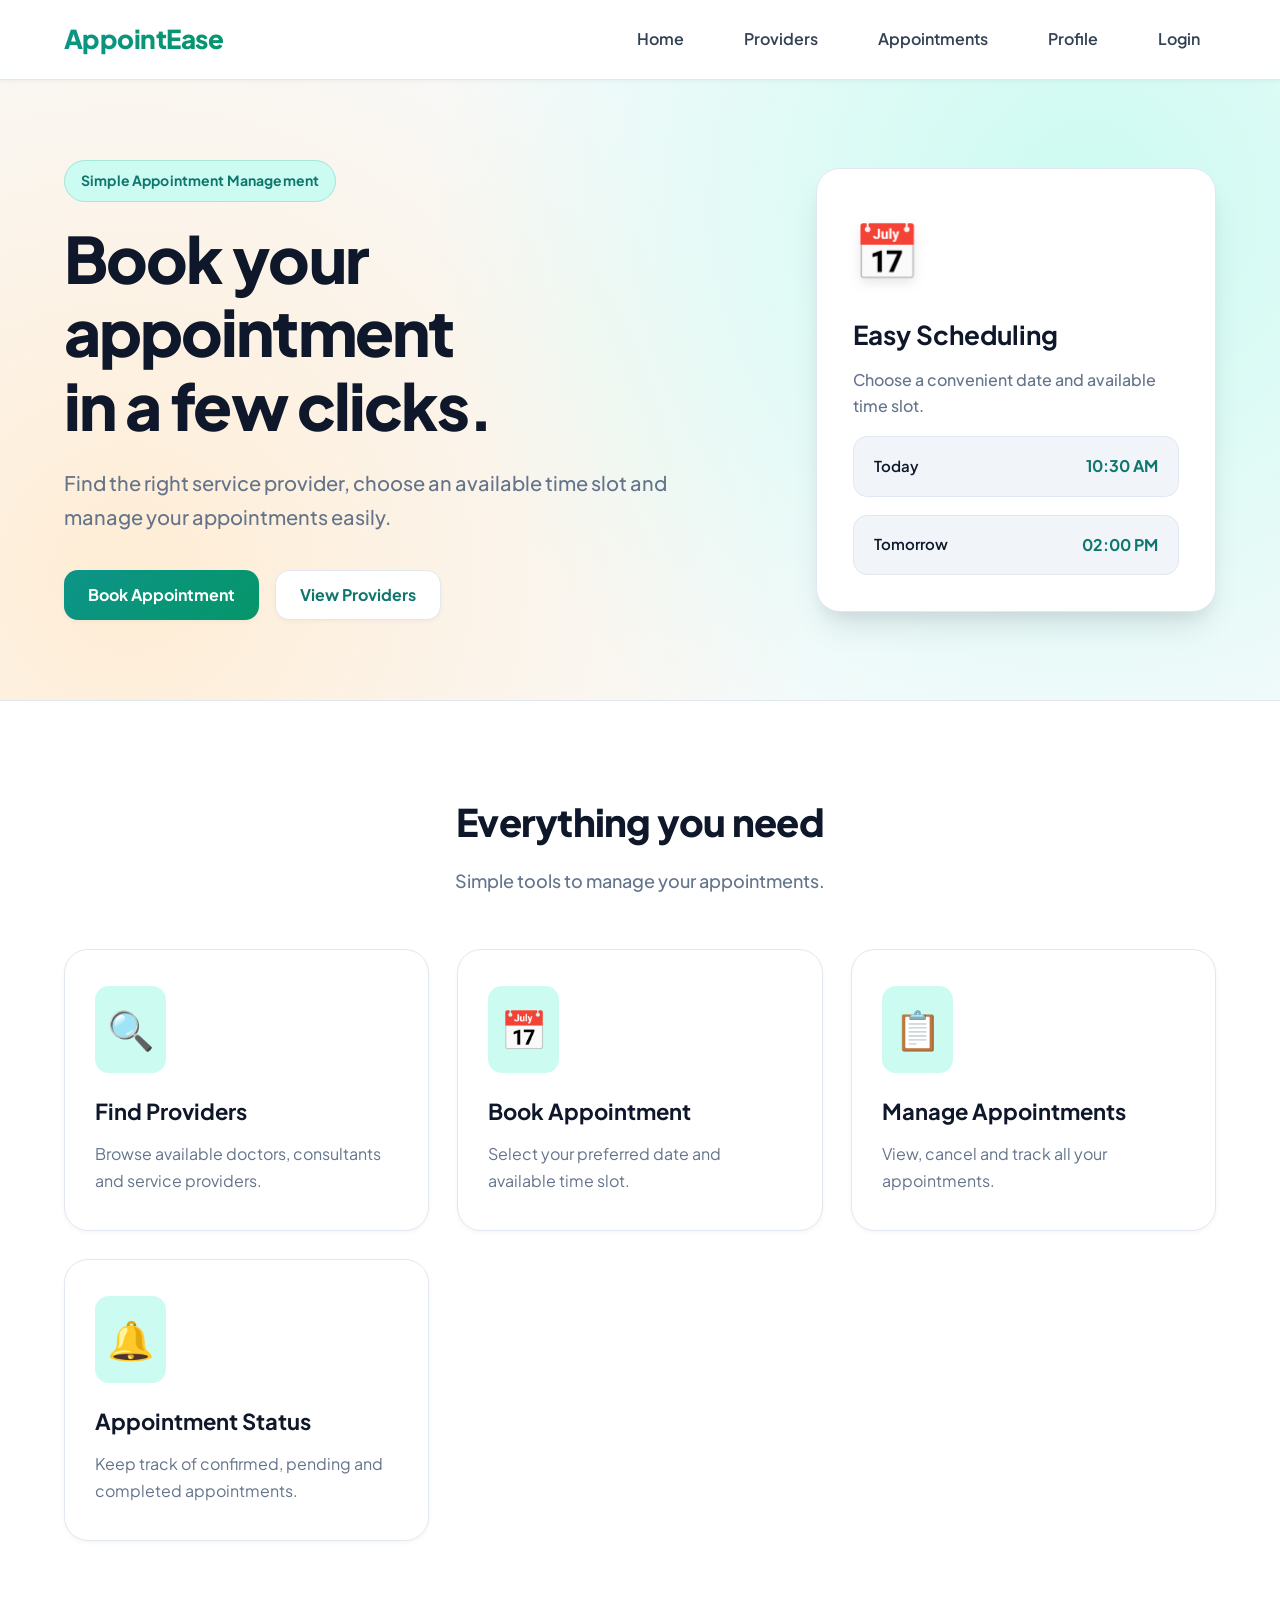
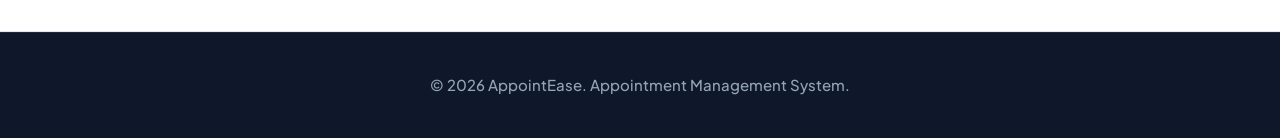
<file: index.html>
<!DOCTYPE html>
<html lang="en">
<head>
    <meta charset="UTF-8">
    <meta name="viewport" content="width=device-width, initial-scale=1.0">
    <title>AppointEase | Appointment Management</title>
    <link rel="preconnect" href="https://fonts.googleapis.com">
    <link rel="preconnect" href="https://fonts.gstatic.com" crossorigin>
    <link href="https://fonts.googleapis.com/css2?family=Plus+Jakarta+Sans:wght@400;500;600;700;800&display=swap" rel="stylesheet">
    <link rel="stylesheet" href="css/style.css">
</head>

<body>

<nav class="navbar">
    <div class="logo">AppointEase</div>

    <div class="nav-links">
        <a href="index.html">Home</a>
        <a href="providers.html">Providers</a>
        <a href="appointments.html">Appointments</a>
        <a href="profile.html">Profile</a>
        <a href="login.html" id="loginLink">Login</a>
    </div>
</nav>

<section class="hero">
    <div class="hero-content">
        <span class="badge">Simple Appointment Management</span>

        <h1>Book your appointment<br>in a few clicks.</h1>

        <p>
            Find the right service provider, choose an available
            time slot and manage your appointments easily.
        </p>

        <div class="hero-buttons">
            <a href="book-appointment.html" class="btn primary">
                Book Appointment
            </a>

            <a href="providers.html" class="btn secondary">
                View Providers
            </a>
        </div>
    </div>

    <div class="hero-card">
        <div class="calendar-icon">📅</div>
        <h3>Easy Scheduling</h3>
        <p>Choose a convenient date and available time slot.</p>

        <div class="mini-appointment">
            <span>Today</span>
            <strong>10:30 AM</strong>
        </div>

        <div class="mini-appointment">
            <span>Tomorrow</span>
            <strong>02:00 PM</strong>
        </div>
    </div>
</section>

<section class="features">
    <h2>Everything you need</h2>
    <p class="section-subtitle">
        Simple tools to manage your appointments.
    </p>

    <div class="feature-grid">

        <div class="feature-card">
            <div class="feature-icon">🔍</div>
            <h3>Find Providers</h3>
            <p>Browse available doctors, consultants and service providers.</p>
        </div>

        <div class="feature-card">
            <div class="feature-icon">📅</div>
            <h3>Book Appointment</h3>
            <p>Select your preferred date and available time slot.</p>
        </div>

        <div class="feature-card">
            <div class="feature-icon">📋</div>
            <h3>Manage Appointments</h3>
            <p>View, cancel and track all your appointments.</p>
        </div>

        <div class="feature-card">
            <div class="feature-icon">🔔</div>
            <h3>Appointment Status</h3>
            <p>Keep track of confirmed, pending and completed appointments.</p>
        </div>

    </div>
</section>

<footer>
    <p>© 2026 AppointEase. Appointment Management System.</p>
</footer>

<script src="js/app.js"></script>

</body>
</html>
</file>
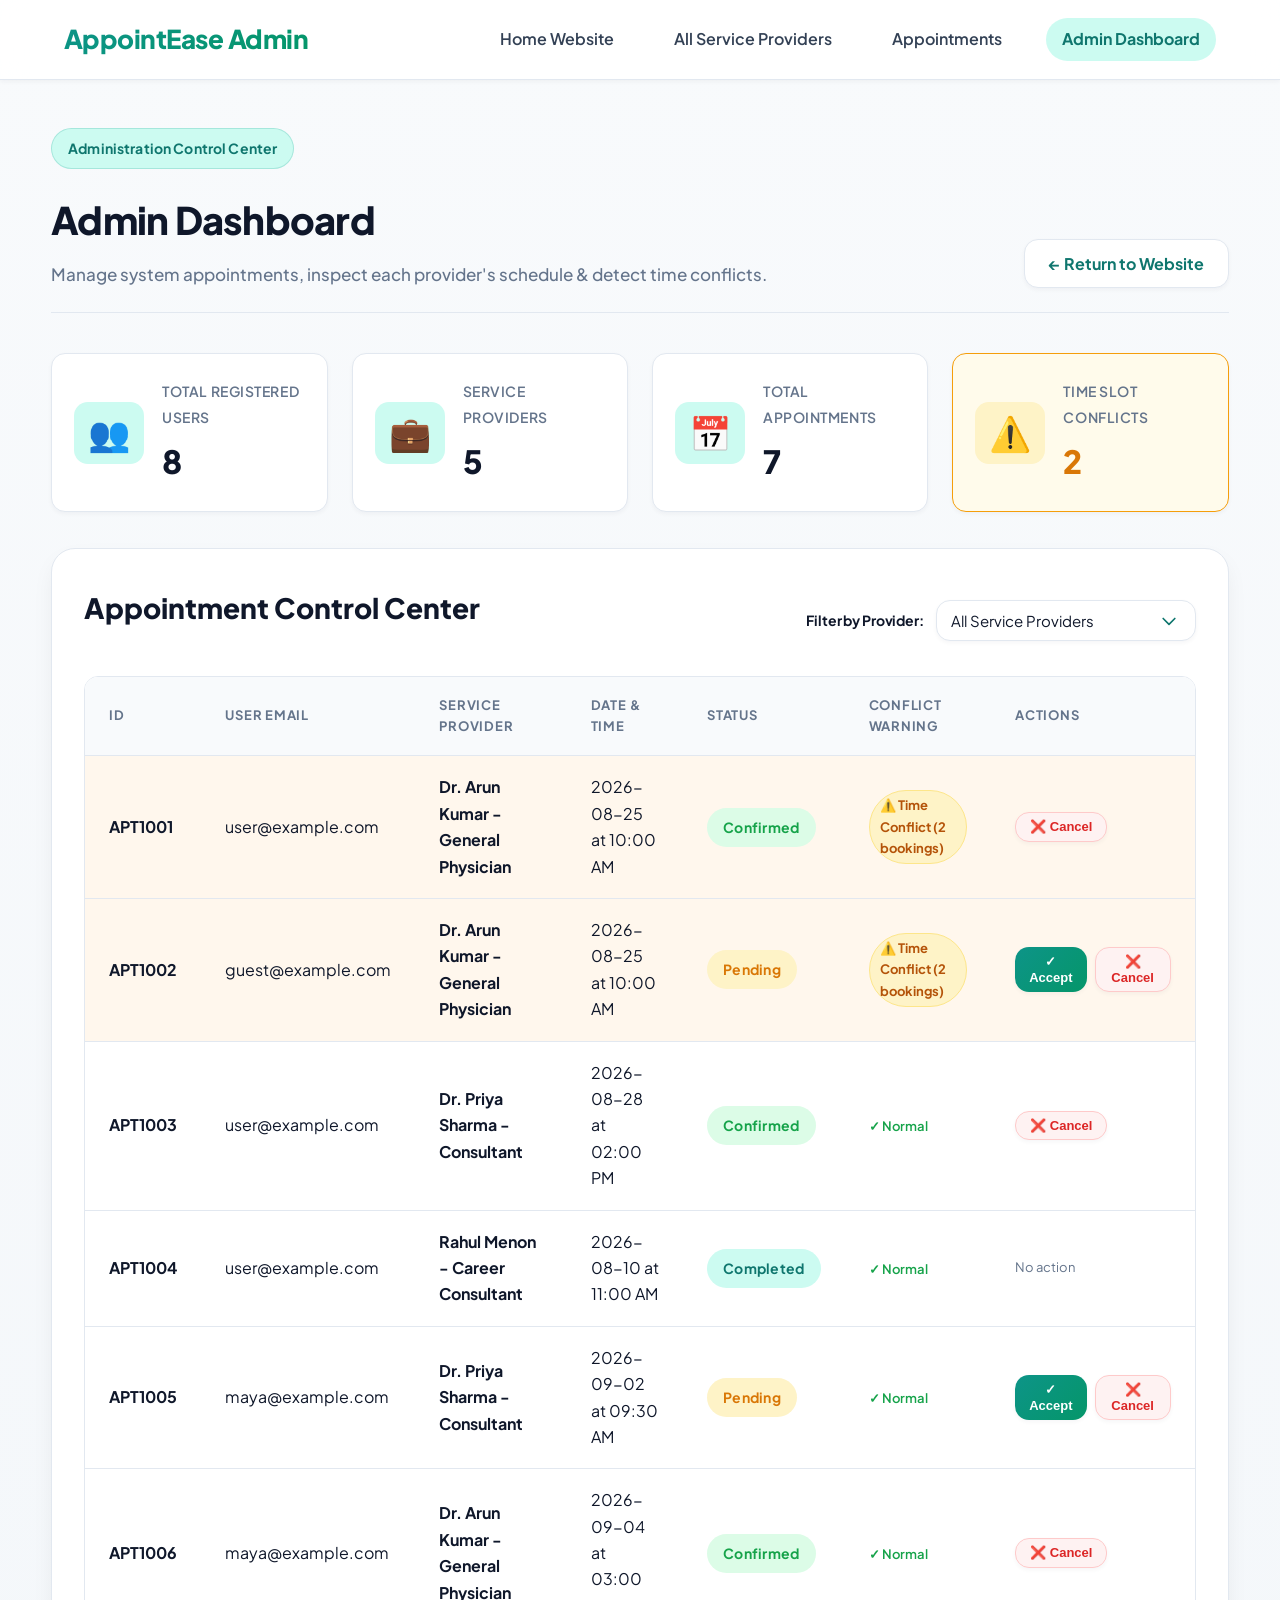
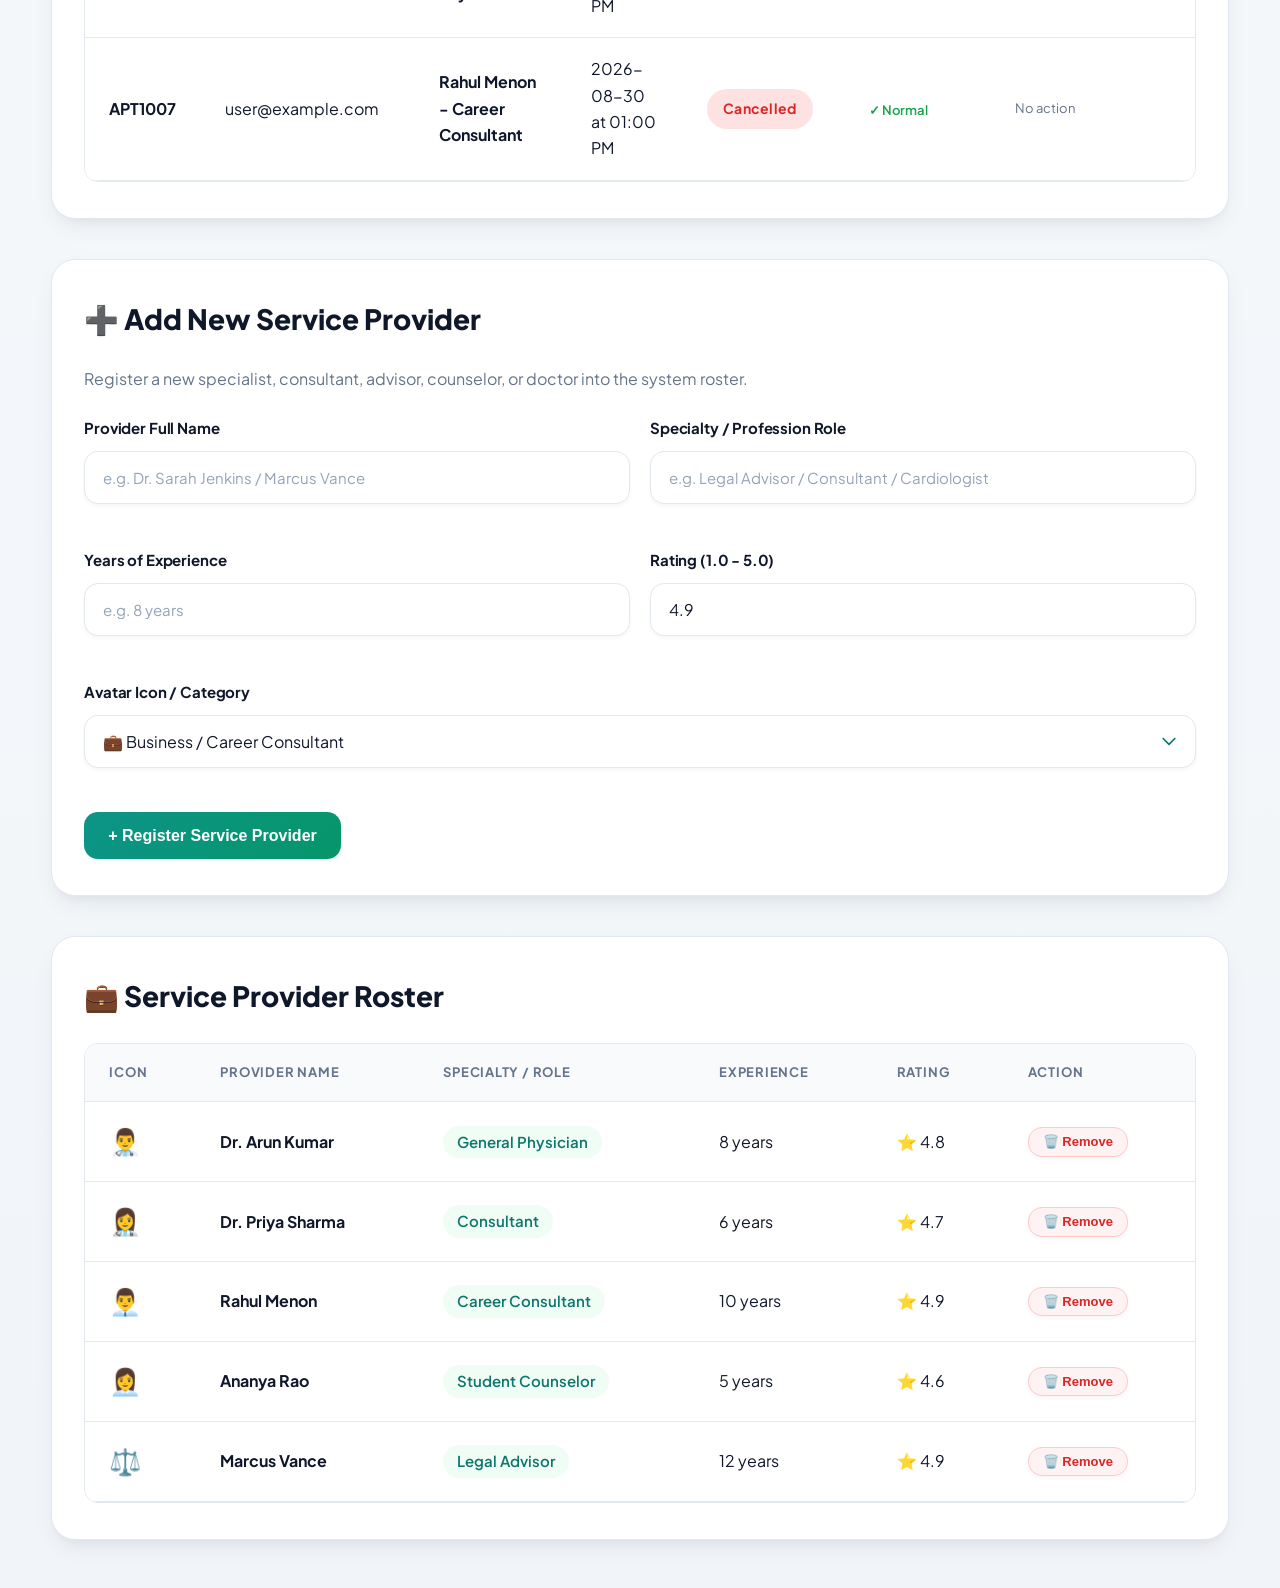
<file: admin.html>
<!DOCTYPE html>
<html lang="en">
<head>
    <meta charset="UTF-8">
    <meta name="viewport" content="width=device-width, initial-scale=1.0">
    <title>Admin Dashboard | AppointEase</title>
    <link rel="preconnect" href="https://fonts.googleapis.com">
    <link rel="preconnect" href="https://fonts.gstatic.com" crossorigin>
    <link href="https://fonts.googleapis.com/css2?family=Plus+Jakarta+Sans:wght@400;500;600;700;800&display=swap" rel="stylesheet">
    <link rel="stylesheet" href="css/style.css">
</head>

<body>

<nav class="navbar">
    <div class="logo">AppointEase Admin</div>

    <div class="nav-links">
        <a href="index.html">Home Website</a>
        <a href="providers.html">All Service Providers</a>
        <a href="appointments.html">Appointments</a>
        <a href="admin.html" class="active">Admin Dashboard</a>
    </div>
</nav>

<main class="page-container">

    <div class="page-header">
        <div>
            <span class="badge">Administration Control Center</span>
            <h1>Admin Dashboard</h1>
            <p>Manage system appointments, inspect each provider's schedule & detect time conflicts.</p>
        </div>

        <a href="index.html" class="btn secondary">
            ← Return to Website
        </a>
    </div>

    <!-- STATS OVERVIEW -->
    <div class="stats-grid">

        <div class="stat-card">
            <span>👥</span>
            <div>
                <small>Total Registered Users</small>
                <h2 id="userCount">0</h2>
            </div>
        </div>

        <div class="stat-card">
            <span>💼</span>
            <div>
                <small>Service Providers</small>
                <h2 id="providerCount">0</h2>
            </div>
        </div>

        <div class="stat-card">
            <span>📅</span>
            <div>
                <small>Total Appointments</small>
                <h2 id="appointmentCount">0</h2>
            </div>
        </div>

        <div class="stat-card" id="adminConflictStatCard">
            <span style="background: #fef3c7; color: #d97706;">⚠️</span>
            <div>
                <small>Time Slot Conflicts</small>
                <h2 id="adminConflictCount" style="color: #d97706;">0</h2>
            </div>
        </div>

    </div>

    <!-- APPOINTMENTS MANAGEMENT WITH PROVIDER FILTER & CONFLICT HIGHLIGHT -->
    <div class="admin-section" style="margin-bottom: 40px;">

        <div style="display: flex; justify-content: space-between; align-items: center; margin-bottom: 20px; flex-wrap: wrap; gap: 12px;">
            <h2>Appointment Control Center</h2>

            <div style="display: flex; gap: 12px; align-items: center;">
                <label style="margin: 0; font-size: 14px; font-weight: 700;">Filter by Provider:</label>
                <select id="adminProviderFilter" style="margin: 0; padding: 10px 14px; width: 260px; font-size: 15px;">
                    <option value="ALL">All Service Providers</option>
                </select>
            </div>
        </div>

        <div class="table-wrapper">

            <table>

                <thead>
                    <tr>
                        <th>ID</th>
                        <th>User Email</th>
                        <th>Service Provider</th>
                        <th>Date & Time</th>
                        <th>Status</th>
                        <th>Conflict Warning</th>
                        <th>Actions</th>
                    </tr>
                </thead>

                <tbody id="adminAppointments"></tbody>

            </table>

        </div>

    </div>

    <!-- ADD SERVICE PROVIDER FORM -->
    <div class="admin-section" style="margin-bottom: 40px;">
        <h2>➕ Add New Service Provider</h2>
        <p style="color: var(--muted); margin-bottom: 24px;">Register a new specialist, consultant, advisor, counselor, or doctor into the system roster.</p>

        <form id="addProviderForm" style="display: grid; grid-template-columns: 1fr 1fr; gap: 20px;">

            <div>
                <label>Provider Full Name</label>
                <input type="text" id="pName" placeholder="e.g. Dr. Sarah Jenkins / Marcus Vance" required>
            </div>

            <div>
                <label>Specialty / Profession Role</label>
                <input type="text" id="pSpecialty" placeholder="e.g. Legal Advisor / Consultant / Cardiologist" required>
            </div>

            <div>
                <label>Years of Experience</label>
                <input type="text" id="pExperience" placeholder="e.g. 8 years" required>
            </div>

            <div>
                <label>Rating (1.0 - 5.0)</label>
                <input type="text" id="pRating" placeholder="e.g. 4.9" value="4.9" required>
            </div>

            <div style="grid-column: span 2;">
                <label>Avatar Icon / Category</label>
                <select id="pIcon" required>
                    <option value="💼">💼 Business / Career Consultant</option>
                    <option value="⚖️">⚖️ Legal Advisor</option>
                    <option value="🎓">🎓 Student / Education Counselor</option>
                    <option value="💻">💻 Technical Specialist / IT</option>
                    <option value="💈">💈 Stylist / Grooming Specialist</option>
                    <option value="🎨">🎨 Creative / Design Advisor</option>
                    <option value="👨‍⚕️">👨‍⚕️ Male Medical Specialist</option>
                    <option value="👩‍⚕️">👩‍⚕️ Female Medical Specialist</option>
                </select>
            </div>

            <div style="grid-column: span 2;">
                <button type="submit" class="btn primary">
                    + Register Service Provider
                </button>
            </div>

        </form>
    </div>

    <!-- SERVICE PROVIDER ROSTER MANAGEMENT -->
    <div class="admin-section">
        <h2>💼 Service Provider Roster</h2>

        <div class="table-wrapper">

            <table>

                <thead>
                    <tr>
                        <th>Icon</th>
                        <th>Provider Name</th>
                        <th>Specialty / Role</th>
                        <th>Experience</th>
                        <th>Rating</th>
                        <th>Action</th>
                    </tr>
                </thead>

                <tbody id="adminProviderList"></tbody>

            </table>

        </div>
    </div>

</main>

<script src="js/app.js"></script>
<script src="js/admin.js"></script>

</body>
</html>
</file>
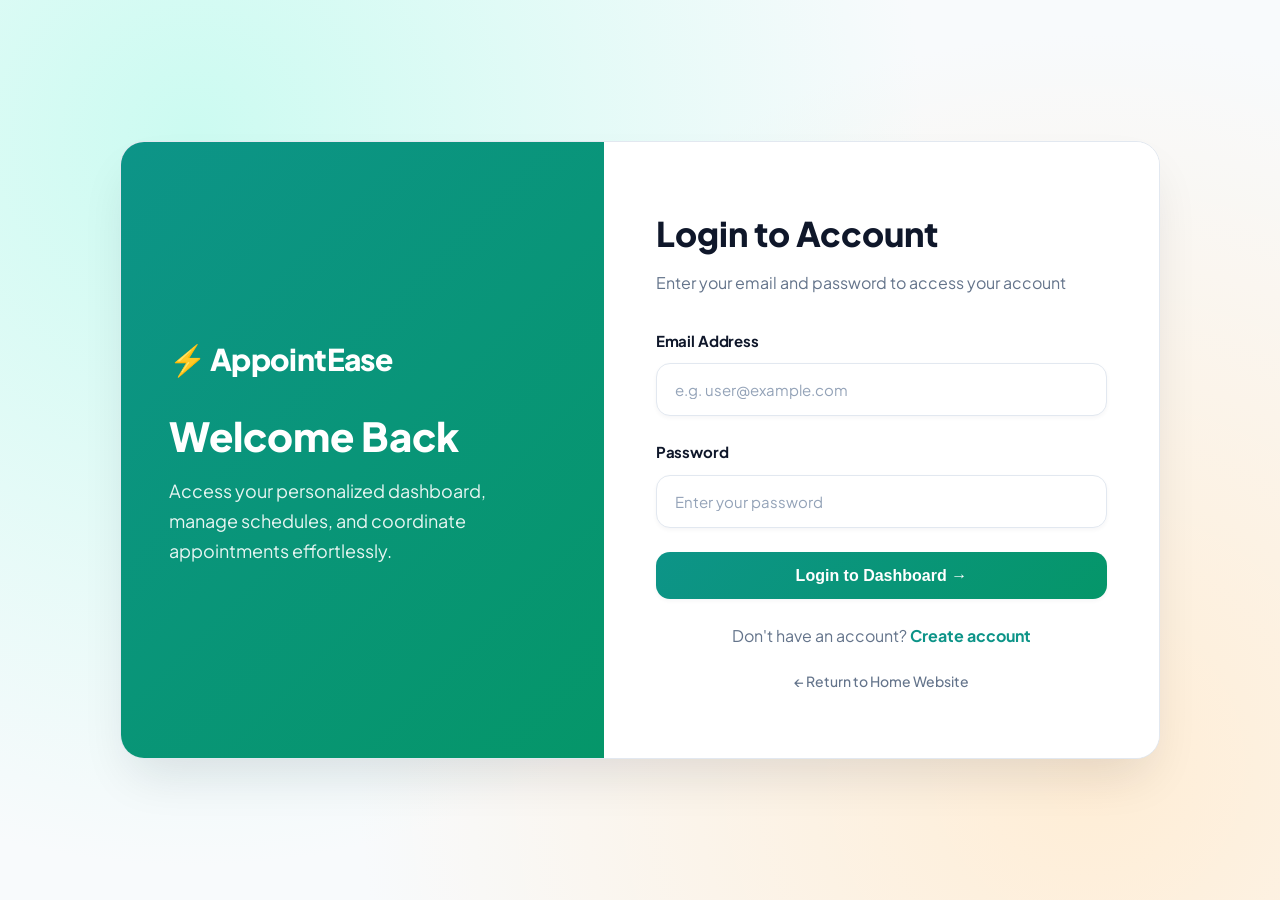
<file: appointments.html>
<!DOCTYPE html>
<html lang="en">
<head>
    <meta charset="UTF-8">
    <meta name="viewport" content="width=device-width, initial-scale=1.0">
    <title>Appointments | AppointEase</title>
    <link rel="preconnect" href="https://fonts.googleapis.com">
    <link rel="preconnect" href="https://fonts.gstatic.com" crossorigin>
    <link href="https://fonts.googleapis.com/css2?family=Plus+Jakarta+Sans:wght@400;500;600;700;800&display=swap" rel="stylesheet">
    <link rel="stylesheet" href="css/style.css">
</head>

<body>

<nav class="navbar">
    <div class="logo">AppointEase</div>

    <div class="nav-links">
        <a href="index.html">Home</a>
        <a href="providers.html">Providers</a>
        <a href="appointments.html" class="active">Appointments</a>
        <a href="profile.html">Profile</a>
    </div>
</nav>

<main class="page-container">

    <div class="page-header">
        <div>
            <span class="badge">Dashboard</span>
            <h1>My Appointments</h1>
            <p>Manage your upcoming and previous appointments.</p>
        </div>

        <a href="book-appointment.html" class="btn primary">
            + Book Appointment
        </a>
    </div>

    <div class="stats-grid">

        <div class="stat-card">
            <span>📅</span>
            <div>
                <small>Total</small>
                <h2 id="totalAppointments">0</h2>
            </div>
        </div>

        <div class="stat-card">
            <span>⏳</span>
            <div>
                <small>Upcoming</small>
                <h2 id="upcomingAppointments">0</h2>
            </div>
        </div>

        <div class="stat-card">
            <span>✓</span>
            <div>
                <small>Completed</small>
                <h2 id="completedAppointments">0</h2>
            </div>
        </div>

    </div>

    <div class="appointment-list" id="appointmentList"></div>

</main>

<script src="js/app.js"></script>
<script src="js/appointments.js"></script>

</body>
</html>
</file>
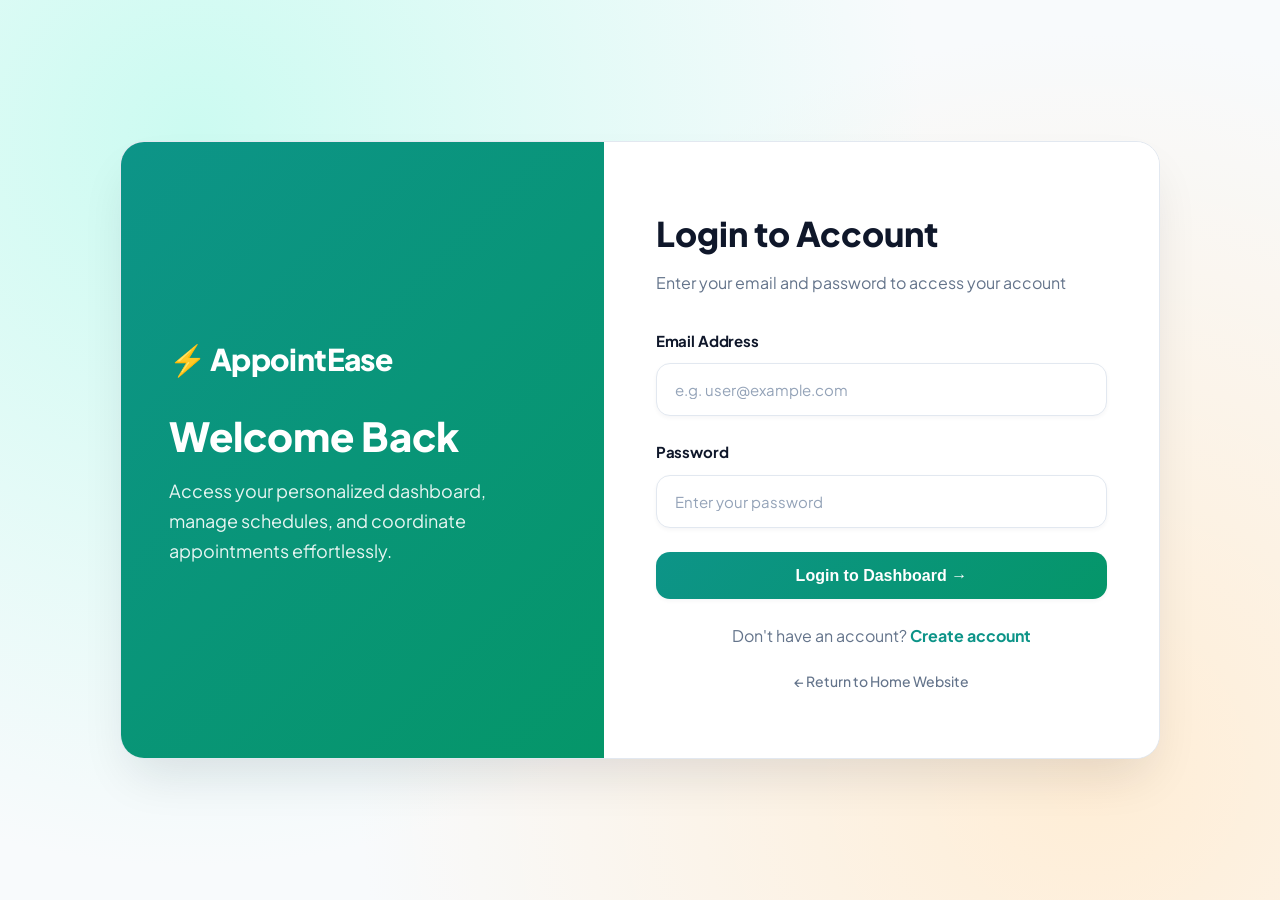
<file: book-appointment.html>
<!DOCTYPE html>
<html lang="en">
<head>
    <meta charset="UTF-8">
    <meta name="viewport" content="width=device-width, initial-scale=1.0">
    <title>Book Appointment | AppointEase</title>
    <link rel="preconnect" href="https://fonts.googleapis.com">
    <link rel="preconnect" href="https://fonts.gstatic.com" crossorigin>
    <link href="https://fonts.googleapis.com/css2?family=Plus+Jakarta+Sans:wght@400;500;600;700;800&display=swap" rel="stylesheet">
    <link rel="stylesheet" href="css/style.css">
</head>

<body>

<nav class="navbar">
    <div class="logo">AppointEase</div>

    <div class="nav-links">
        <a href="index.html">Home</a>
        <a href="providers.html">Providers</a>
        <a href="appointments.html">Appointments</a>
        <a href="profile.html">Profile</a>
    </div>
</nav>

<main class="form-page">

    <div class="form-header">
        <span class="badge">New Appointment</span>
        <h1>Book an Appointment</h1>
        <p>Fill in the details below.</p>
    </div>

    <div class="booking-card">

        <form id="bookingForm" style="display: grid; grid-template-columns: 1fr 1fr; gap: 20px;">

            <div>
                <label>Service Provider</label>
                <select id="provider" required>
                    <option value="">Select Service Provider</option>
                </select>
            </div>

            <div>
                <label>Appointment Date</label>
                <input
                    type="date"
                    id="date"
                    required
                >
            </div>

            <div style="grid-column: span 2;">
                <label>Available Time Slot</label>
                <select id="time" required>
                    <option value="">Select Available Time</option>
                    <option>09:00 AM</option>
                    <option>10:00 AM</option>
                    <option>11:00 AM</option>
                    <option>12:00 PM</option>
                    <option>02:00 PM</option>
                    <option>03:00 PM</option>
                    <option>04:00 PM</option>
                    <option>05:00 PM</option>
                </select>
            </div>

            <div style="grid-column: span 2;">
                <label>Purpose of Appointment</label>
                <textarea
                    id="purpose"
                    rows="4"
                    placeholder="Enter the purpose of appointment"
                    required
                ></textarea>
            </div>

            <div style="grid-column: span 2;">
                <div id="slotConflictWarning" style="display:none; margin-bottom: 20px; padding: 14px 18px; background: #fffbeb; border: 1.5px solid #fde68a; border-radius: 12px; font-size: 14px; color: #b45309; line-height: 1.5;"></div>

                <button class="btn primary full" type="submit">
                    Confirm Appointment →
                </button>
            </div>

        </form>

    </div>

</main>

<div class="modal" id="successModal">

    <div class="modal-card">

        <div class="success-icon">✓</div>

        <h2>Appointment Confirmed!</h2>

        <p id="appointmentDetails"></p>

        <a href="appointments.html" class="btn primary full">
            View Appointments
        </a>

    </div>

</div>

<script src="js/app.js"></script>
<script src="js/booking.js"></script>

</body>
</html>
</file>
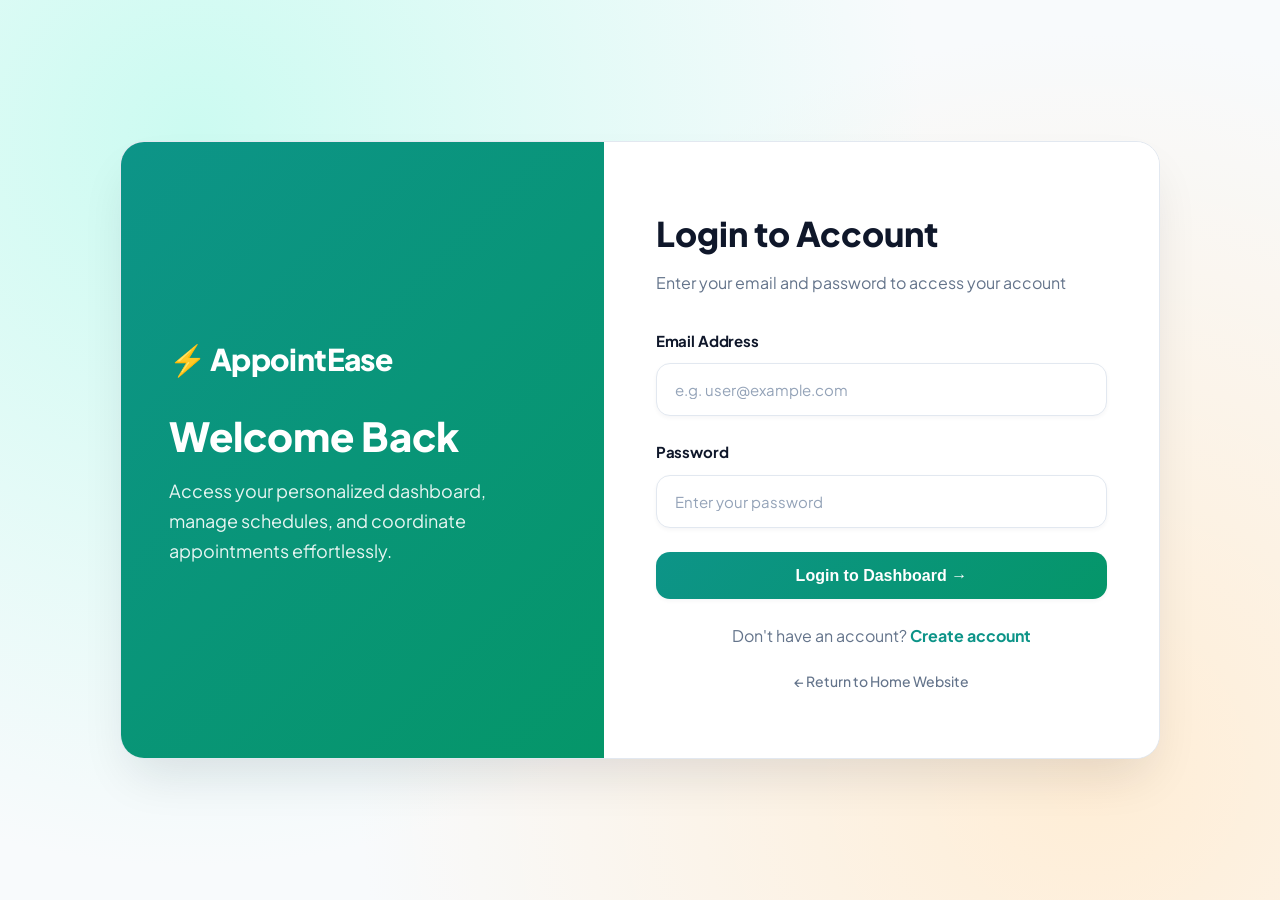
<file: login.html>
<!DOCTYPE html>
<html lang="en">
<head>
    <meta charset="UTF-8">
    <meta name="viewport" content="width=device-width, initial-scale=1.0">
    <title>Login | AppointEase</title>
    <link rel="preconnect" href="https://fonts.googleapis.com">
    <link rel="preconnect" href="https://fonts.gstatic.com" crossorigin>
    <link href="https://fonts.googleapis.com/css2?family=Plus+Jakarta+Sans:wght@400;500;600;700;800&display=swap" rel="stylesheet">
    <link rel="stylesheet" href="css/style.css">
</head>

<body class="auth-body">

<div class="auth-container">

    <div class="auth-brand">
        <a href="index.html" class="logo" style="text-decoration: none; color: white;">
            ⚡ AppointEase
        </a>
        <h1>Welcome Back</h1>
        <p>Access your personalized dashboard, manage schedules, and coordinate appointments effortlessly.</p>
    </div>

    <div class="auth-card">

        <h2>Login to Account</h2>
        <p class="muted">Enter your email and password to access your account</p>

        <form id="loginForm">

            <label for="email">Email Address</label>
            <input
                type="email"
                id="email"
                placeholder="e.g. user@example.com"
                required
            >

            <label for="password">Password</label>
            <input
                type="password"
                id="password"
                placeholder="Enter your password"
                required
            >

            <button type="submit" class="btn primary full">
                Login to Dashboard →
            </button>

        </form>

        <p class="auth-footer">
            Don't have an account?
            <a href="register.html">Create account</a>
        </p>

        <div style="text-align: center; margin-top: 18px;">
            <a href="index.html" style="color: var(--muted); font-size: 14px; text-decoration: none; font-weight: 500;">← Return to Home Website</a>
        </div>

    </div>

</div>

<script src="js/app.js"></script>
<script src="js/login.js"></script>

</body>
</html>
</file>
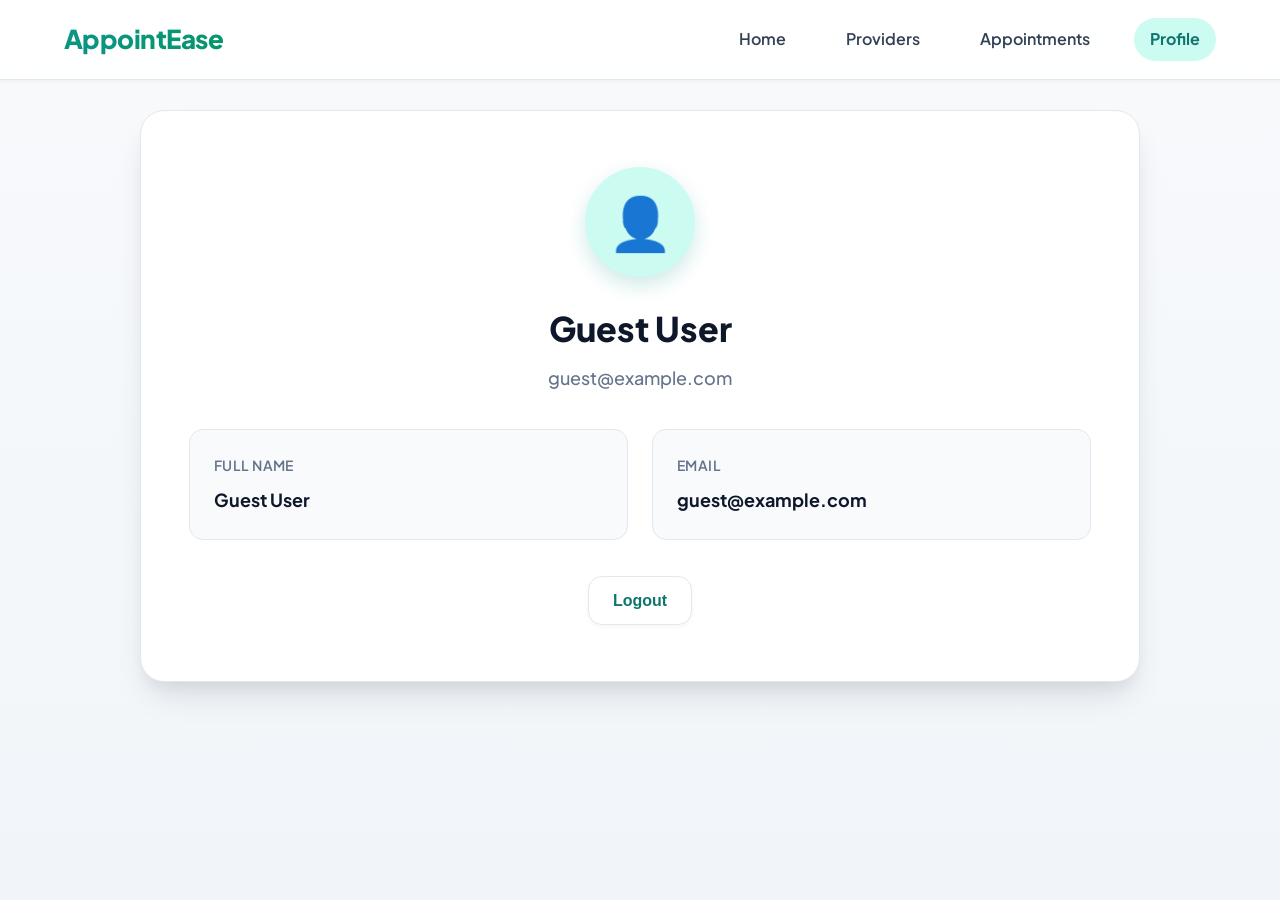
<file: profile.html>
<!DOCTYPE html>
<html lang="en">
<head>
    <meta charset="UTF-8">
    <meta name="viewport" content="width=device-width, initial-scale=1.0">
    <title>Profile | AppointEase</title>
    <link rel="preconnect" href="https://fonts.googleapis.com">
    <link rel="preconnect" href="https://fonts.gstatic.com" crossorigin>
    <link href="https://fonts.googleapis.com/css2?family=Plus+Jakarta+Sans:wght@400;500;600;700;800&display=swap" rel="stylesheet">
    <link rel="stylesheet" href="css/style.css">
</head>

<body>

<nav class="navbar">
    <div class="logo">AppointEase</div>

    <div class="nav-links">
        <a href="index.html">Home</a>
        <a href="providers.html">Providers</a>
        <a href="appointments.html">Appointments</a>
        <a href="profile.html" class="active">Profile</a>
    </div>
</nav>

<main class="profile-page">

    <div class="profile-card">

        <div class="profile-avatar">
            👤
        </div>

        <h1 id="profileName">Guest User</h1>
        <p id="profileEmail">guest@example.com</p>

        <div class="profile-details">

            <div>
                <span>Full Name</span>
                <strong id="nameField">Guest User</strong>
            </div>

            <div>
                <span>Email</span>
                <strong id="emailField">guest@example.com</strong>
            </div>

        </div>

        <button class="btn secondary" onclick="logout()">
            Logout
        </button>

    </div>

</main>

<script src="js/app.js"></script>

</body>
</html>
</file>
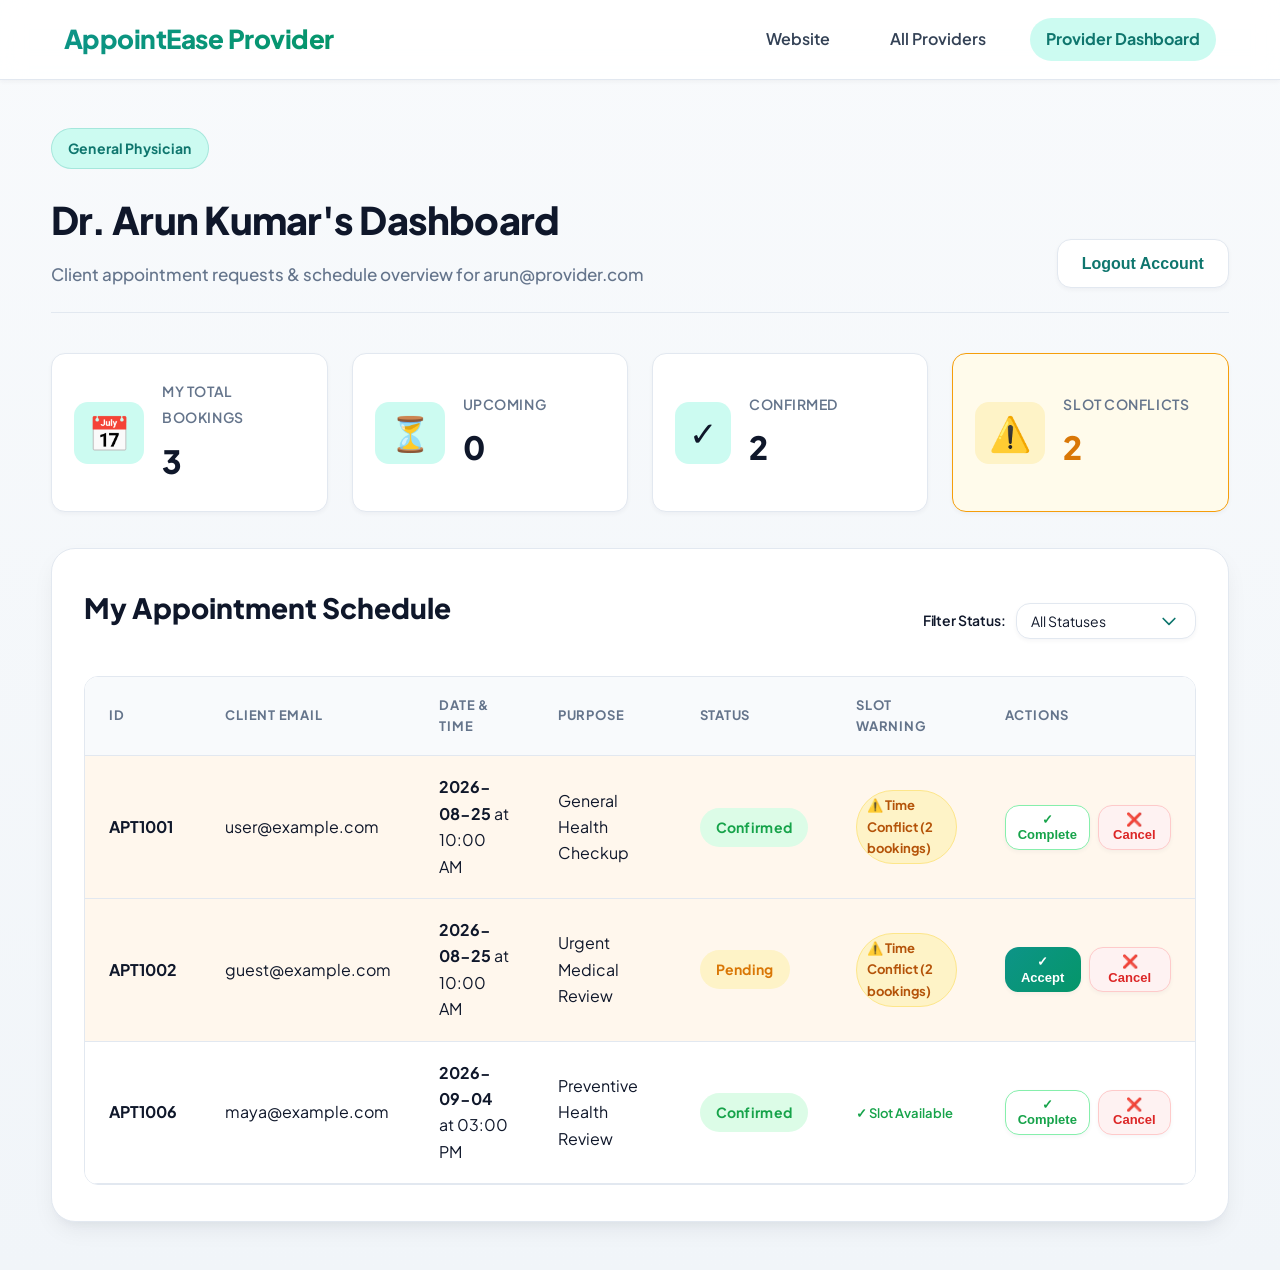
<file: provider-dashboard.html>
<!DOCTYPE html>
<html lang="en">
<head>
    <meta charset="UTF-8">
    <meta name="viewport" content="width=device-width, initial-scale=1.0">
    <title>Provider Dashboard | AppointEase</title>
    <link rel="preconnect" href="https://fonts.googleapis.com">
    <link rel="preconnect" href="https://fonts.gstatic.com" crossorigin>
    <link href="https://fonts.googleapis.com/css2?family=Plus+Jakarta+Sans:wght@400;500;600;700;800&display=swap" rel="stylesheet">
    <link rel="stylesheet" href="css/style.css">
</head>

<body>

<nav class="navbar">
    <div class="logo">AppointEase Provider</div>

    <div class="nav-links">
        <a href="index.html">Website</a>
        <a href="providers.html">All Providers</a>
        <a href="provider-dashboard.html" class="active">Provider Dashboard</a>
    </div>
</nav>

<main class="page-container">

    <div class="page-header">
        <div>
            <span class="badge" id="providerSpecialtyBadge">Service Provider Workspace</span>
            <h1 id="providerHeaderTitle">Provider Dashboard</h1>
            <p id="providerHeaderSub">Manage your client schedule, accept bookings, and track time conflicts.</p>
        </div>

        <button class="btn secondary" onclick="logout()">
            Logout Account
        </button>
    </div>

    <!-- STATS OVERVIEW -->
    <div class="stats-grid">

        <div class="stat-card">
            <span>📅</span>
            <div>
                <small>My Total Bookings</small>
                <h2 id="providerTotalCount">0</h2>
            </div>
        </div>

        <div class="stat-card">
            <span>⏳</span>
            <div>
                <small>Upcoming</small>
                <h2 id="providerUpcomingCount">0</h2>
            </div>
        </div>

        <div class="stat-card">
            <span>✓</span>
            <div>
                <small>Confirmed</small>
                <h2 id="providerConfirmedCount">0</h2>
            </div>
        </div>

        <div class="stat-card" id="conflictStatCard">
            <span style="background: #fef3c7; color: #d97706;">⚠️</span>
            <div>
                <small>Slot Conflicts</small>
                <h2 id="providerConflictCount" style="color: #d97706;">0</h2>
            </div>
        </div>

    </div>

    <!-- PROVIDER APPOINTMENT SCHEDULE TABLE -->
    <div class="admin-section">

        <div style="display: flex; justify-content: space-between; align-items: center; margin-bottom: 20px; flex-wrap: wrap; gap: 12px;">
            <h2>My Appointment Schedule</h2>

            <div style="display: flex; gap: 10px; align-items: center;">
                <label style="margin: 0; font-size: 14px; font-weight: 600;">Filter Status:</label>
                <select id="statusFilterSelect" style="margin: 0; padding: 8px 14px; width: 180px; font-size: 14px;">
                    <option value="ALL">All Statuses</option>
                    <option value="Pending">Pending Approval</option>
                    <option value="Confirmed">Confirmed</option>
                    <option value="Completed">Completed</option>
                    <option value="Cancelled">Cancelled</option>
                </select>
            </div>
        </div>

        <div class="table-wrapper">

            <table>

                <thead>
                    <tr>
                        <th>ID</th>
                        <th>Client Email</th>
                        <th>Date & Time</th>
                        <th>Purpose</th>
                        <th>Status</th>
                        <th>Slot Warning</th>
                        <th>Actions</th>
                    </tr>
                </thead>

                <tbody id="providerScheduleList"></tbody>

            </table>

        </div>

    </div>

</main>

<script src="js/app.js"></script>
<script src="js/provider.js"></script>

</body>
</html>
</file>
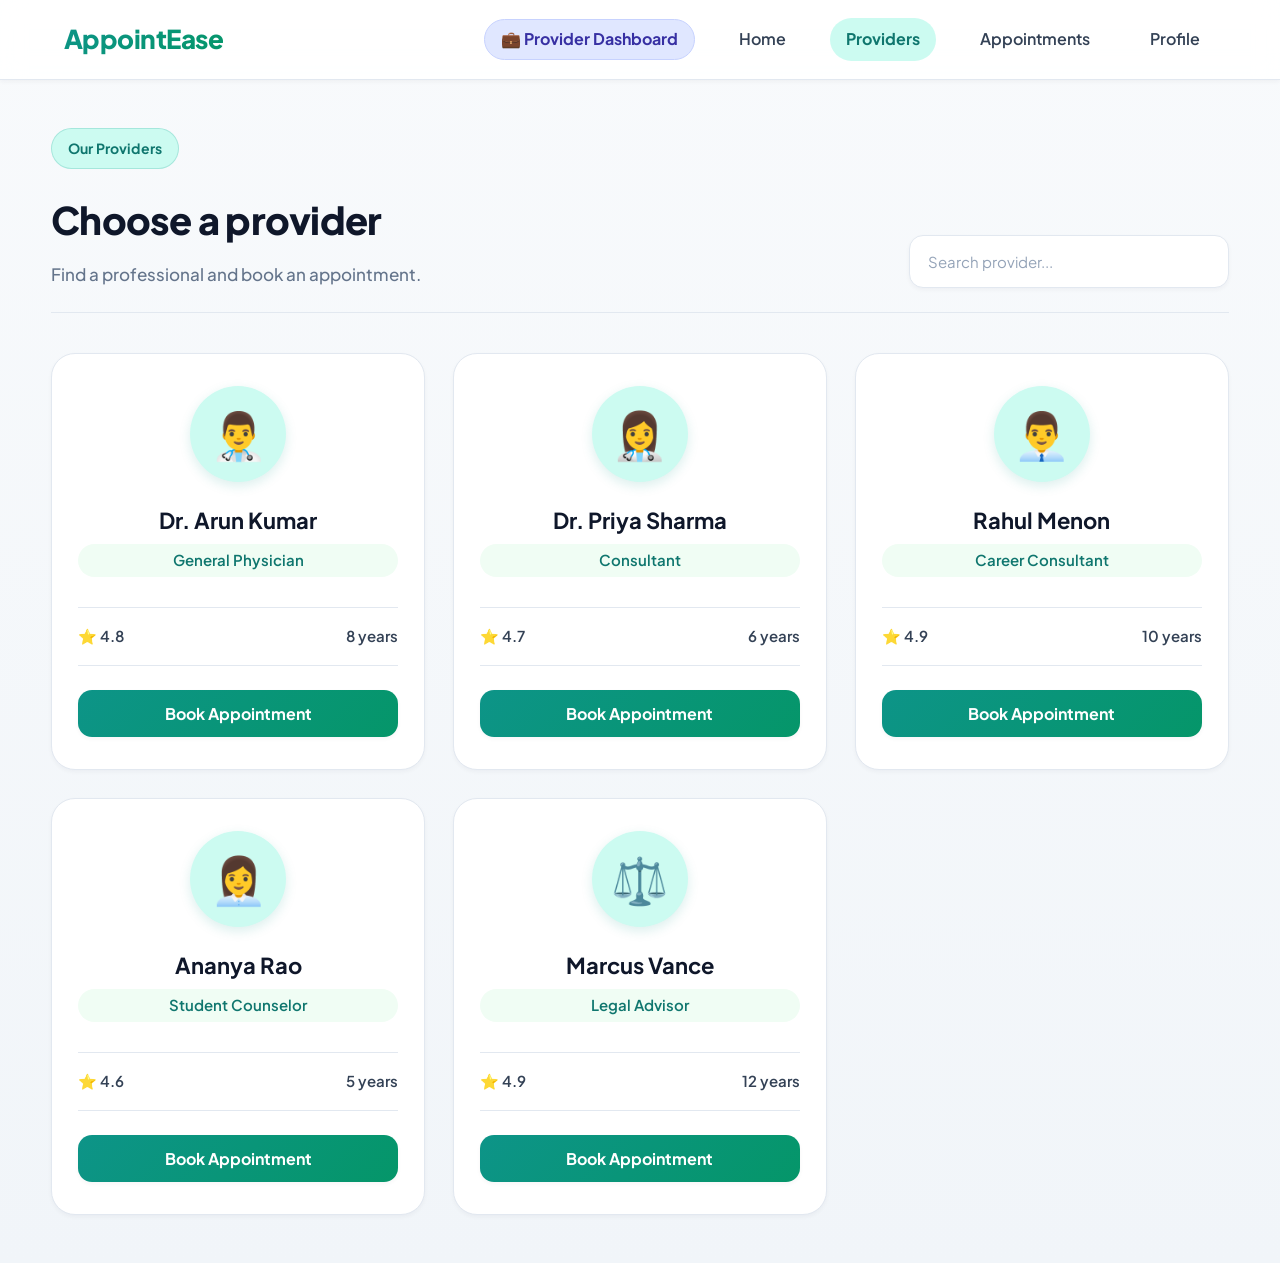
<file: providers.html>
<!DOCTYPE html>
<html lang="en">
<head>
    <meta charset="UTF-8">
    <meta name="viewport" content="width=device-width, initial-scale=1.0">
    <title>Providers | AppointEase</title>
    <link rel="preconnect" href="https://fonts.googleapis.com">
    <link rel="preconnect" href="https://fonts.gstatic.com" crossorigin>
    <link href="https://fonts.googleapis.com/css2?family=Plus+Jakarta+Sans:wght@400;500;600;700;800&display=swap" rel="stylesheet">
    <link rel="stylesheet" href="css/style.css">
</head>

<body>

<nav class="navbar">
    <div class="logo">AppointEase</div>

    <div class="nav-links">
        <a href="index.html">Home</a>
        <a href="providers.html" class="active">Providers</a>
        <a href="appointments.html">Appointments</a>
        <a href="profile.html">Profile</a>
    </div>
</nav>

<main class="page-container">

    <div class="page-header">
        <div>
            <span class="badge">Our Providers</span>
            <h1>Choose a provider</h1>
            <p>Find a professional and book an appointment.</p>
        </div>

        <input
            type="text"
            id="searchProvider"
            class="search-input"
            placeholder="Search provider..."
        >
    </div>

    <div class="provider-grid" id="providerGrid"></div>

</main>

<script src="js/app.js"></script>

<script>
const grid = document.getElementById("providerGrid");
let systemProviders = getStoredProviders();

function displayProviders(list) {
    grid.innerHTML = "";
    if (list.length === 0) {
        grid.innerHTML = `
            <div style="grid-column: 1 / -1; text-align: center; padding: 40px; background: white; border-radius: 16px; border: 1px solid var(--border);">
                <h3>No providers found</h3>
                <p style="color: var(--muted); margin-top: 8px;">Try searching for a different name or specialty.</p>
            </div>
        `;
        return;
    }

    list.forEach(provider => {
        grid.innerHTML += `
            <div class="provider-card">
                <div class="provider-avatar">
                    ${provider.icon || "👨‍⚕️"}
                </div>
                <h3>${provider.name}</h3>
                <p class="specialty">
                    ${provider.specialty}
                </p>
                <div class="provider-info">
                    <span>⭐ ${provider.rating}</span>
                    <span>${provider.experience}</span>
                </div>
                <a
                    href="book-appointment.html?provider=${provider.id}"
                    class="btn primary full"
                >
                    Book Appointment
                </a>
            </div>
        `;
    });
}

displayProviders(systemProviders);

document.getElementById("searchProvider").addEventListener("input", function () {
    const search = this.value.toLowerCase();
    const filtered = systemProviders.filter(provider =>
        provider.name.toLowerCase().includes(search) ||
        provider.specialty.toLowerCase().includes(search)
    );
    displayProviders(filtered);
});
</script>

</body>
</html>
</file>
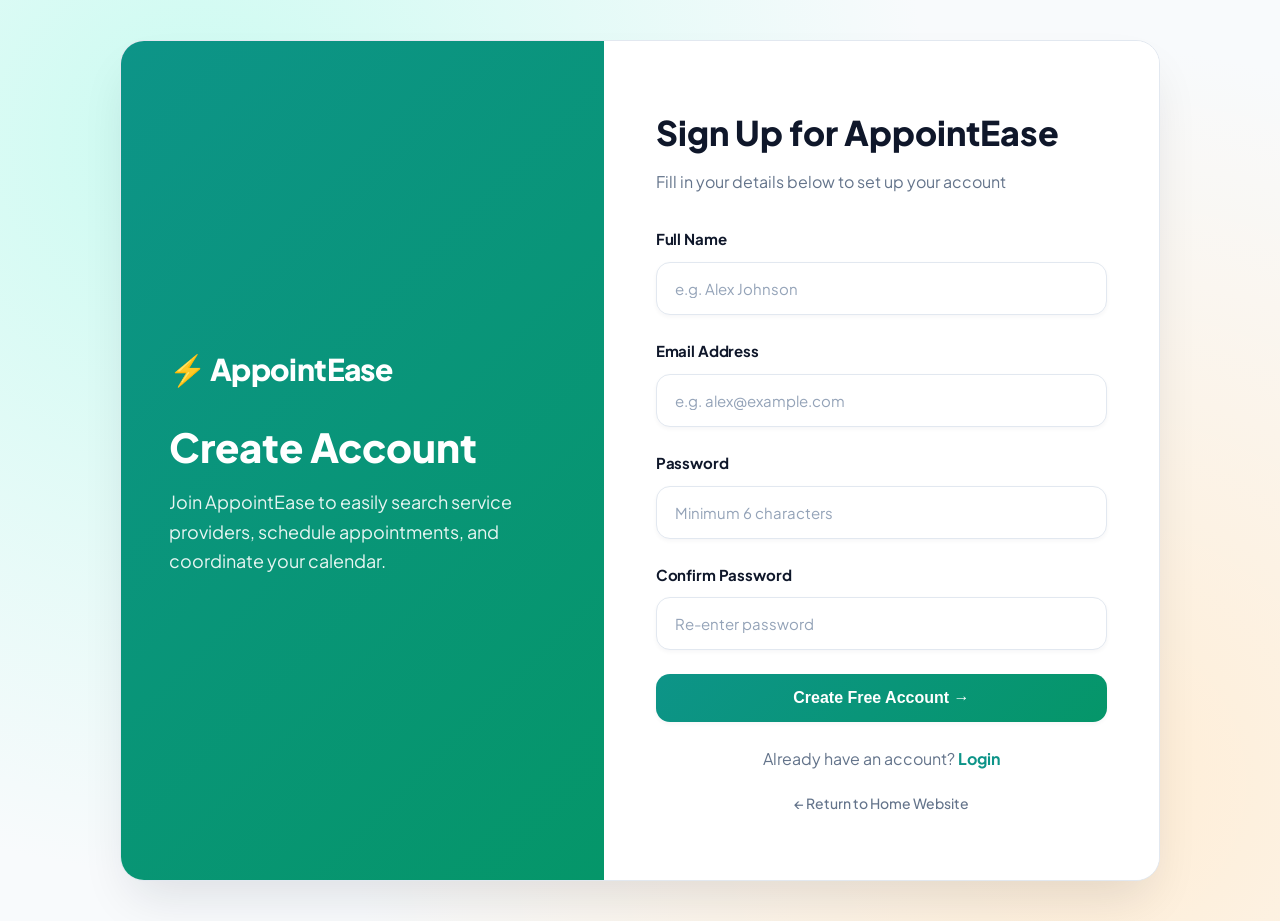
<file: register.html>
<!DOCTYPE html>
<html lang="en">
<head>
    <meta charset="UTF-8">
    <meta name="viewport" content="width=device-width, initial-scale=1.0">
    <title>Register | AppointEase</title>
    <link rel="preconnect" href="https://fonts.googleapis.com">
    <link rel="preconnect" href="https://fonts.gstatic.com" crossorigin>
    <link href="https://fonts.googleapis.com/css2?family=Plus+Jakarta+Sans:wght@400;500;600;700;800&display=swap" rel="stylesheet">
    <link rel="stylesheet" href="css/style.css">
</head>

<body class="auth-body">

<div class="auth-container">

    <div class="auth-brand">
        <a href="index.html" class="logo" style="text-decoration: none; color: white;">
            ⚡ AppointEase
        </a>
        <h1>Create Account</h1>
        <p>Join AppointEase to easily search service providers, schedule appointments, and coordinate your calendar.</p>
    </div>

    <div class="auth-card">

        <h2>Sign Up for AppointEase</h2>
        <p class="muted">Fill in your details below to set up your account</p>

        <form id="registerForm">

            <label for="name">Full Name</label>
            <input
                type="text"
                id="name"
                placeholder="e.g. Alex Johnson"
                required
            >

            <label for="email">Email Address</label>
            <input
                type="email"
                id="email"
                placeholder="e.g. alex@example.com"
                required
            >

            <label for="password">Password</label>
            <input
                type="password"
                id="password"
                placeholder="Minimum 6 characters"
                required
            >

            <label for="confirmPassword">Confirm Password</label>
            <input
                type="password"
                id="confirmPassword"
                placeholder="Re-enter password"
                required
            >

            <button type="submit" class="btn primary full">
                Create Free Account →
            </button>

        </form>

        <p class="auth-footer">
            Already have an account?
            <a href="login.html">Login</a>
        </p>

        <div style="text-align: center; margin-top: 18px;">
            <a href="index.html" style="color: var(--muted); font-size: 14px; text-decoration: none; font-weight: 500;">← Return to Home Website</a>
        </div>

    </div>

</div>

<script src="js/app.js"></script>
<script src="js/login.js"></script>

</body>
</html>
</file>
<file: css/style.css>
@import url('https://fonts.googleapis.com/css2?family=Plus+Jakarta+Sans:wght@400;500;600;700;800&display=swap');

* {
    margin: 0;
    padding: 0;
    box-sizing: border-box;
}

:root {
    --primary: #0d9488;
    --primary-dark: #0f766e;
    --primary-light: #ccfbf1;
    --primary-gradient: linear-gradient(135deg, #0d9488 0%, #059669 100%);
    --accent: #f97316;
    --accent-light: #ffedd5;
    --background: #f8fafc;
    --bg-gradient: linear-gradient(180deg, #f8fafc 0%, #f1f5f9 100%);
    --surface: #ffffff;
    --surface-glass: rgba(255, 255, 255, 0.88);
    --text: #0f172a;
    --text-secondary: #334155;
    --muted: #64748b;
    --border: #e2e8f0;
    --border-hover: #cbd5e1;
    --success: #16a34a;
    --success-bg: #dcfce7;
    --danger: #dc2626;
    --danger-bg: #fee2e2;
    --warning: #d97706;
    --warning-bg: #fef3c7;
    --shadow-sm: 0 2px 4px rgba(15, 23, 42, 0.04);
    --shadow-md: 0 10px 25px -5px rgba(15, 23, 42, 0.08), 0 8px 10px -6px rgba(15, 23, 42, 0.04);
    --shadow-lg: 0 20px 35px -10px rgba(15, 23, 42, 0.12), 0 10px 15px -5px rgba(15, 23, 42, 0.06);
    --radius-sm: 8px;
    --radius-md: 14px;
    --radius-lg: 24px;
    --radius-pill: 9999px;
}

body {
    font-family: 'Plus Jakarta Sans', -apple-system, BlinkMacSystemFont, "Segoe UI", Roboto, sans-serif;
    background: var(--background);
    background-image: var(--bg-gradient);
    color: var(--text);
    line-height: 1.65;
    font-size: 16px;
    -webkit-font-smoothing: antialiased;
    -moz-osx-font-smoothing: grayscale;
    min-height: 100vh;
}

/* NAVBAR */

.navbar {
    height: 80px;
    background: var(--surface-glass);
    backdrop-filter: blur(12px);
    -webkit-backdrop-filter: blur(12px);
    border-bottom: 1px solid var(--border);
    position: sticky;
    top: 0;
    z-index: 100;
    display: flex;
    align-items: center;
    justify-content: space-between;
    padding: 0 5%;
    box-shadow: var(--shadow-sm);
    transition: all 0.3s ease;
}

.logo {
    font-size: 26px;
    font-weight: 800;
    letter-spacing: -0.02em;
    background: var(--primary-gradient);
    -webkit-background-clip: text;
    -webkit-text-fill-color: transparent;
    display: flex;
    align-items: center;
    gap: 8px;
}

.nav-links {
    display: flex;
    gap: 28px;
    align-items: center;
}

.nav-links a {
    color: var(--text-secondary);
    text-decoration: none;
    font-size: 16px;
    font-weight: 600;
    padding: 8px 16px;
    border-radius: var(--radius-pill);
    transition: all 0.2s ease;
}

.nav-links a:hover {
    color: var(--primary);
    background: var(--primary-light);
}

.nav-links a.active {
    color: var(--primary-dark);
    background: var(--primary-light);
    font-weight: 700;
}

/* BUTTONS */

.btn {
    display: inline-flex;
    justify-content: center;
    align-items: center;
    gap: 8px;
    padding: 14px 24px;
    border-radius: var(--radius-md);
    text-decoration: none;
    font-size: 16px;
    font-weight: 700;
    border: none;
    cursor: pointer;
    transition: all 0.25s cubic-bezier(0.4, 0, 0.2, 1);
    box-shadow: var(--shadow-sm);
    line-height: 1.2;
}

.btn:hover {
    transform: translateY(-2px);
    box-shadow: var(--shadow-md);
}

.btn:active {
    transform: translateY(0);
}

.primary {
    background: var(--primary-gradient);
    color: white;
}

.primary:hover {
    filter: brightness(1.05);
}

.secondary {
    background: var(--surface);
    color: var(--primary-dark);
    border: 1.5px solid var(--border);
}

.secondary:hover {
    border-color: var(--primary);
    background: var(--primary-light);
}

.danger {
    background: #fef2f2;
    color: var(--danger);
    border: 1.5px solid #fecaca;
}

.danger:hover {
    background: #fee2e2;
    border-color: var(--danger);
}

.full {
    width: 100%;
}

/* BADGE */

.badge {
    display: inline-flex;
    align-items: center;
    gap: 6px;
    background: var(--primary-light);
    color: var(--primary-dark);
    padding: 8px 16px;
    border-radius: var(--radius-pill);
    font-size: 14px;
    font-weight: 700;
    letter-spacing: 0.01em;
    margin-bottom: 20px;
    border: 1px solid rgba(13, 148, 136, 0.2);
}

/* HERO */

.hero {
    min-height: 620px;
    display: flex;
    align-items: center;
    justify-content: space-between;
    gap: 60px;
    padding: 80px 5%;
    background: radial-gradient(circle at 85% 20%, #ccfbf1 0%, rgba(248, 250, 252, 0) 55%),
                radial-gradient(circle at 10% 80%, #ffedd5 0%, rgba(248, 250, 252, 0) 55%),
                var(--background);
}

.hero-content {
    max-width: 680px;
}

.hero h1 {
    font-size: clamp(44px, 5.5vw, 64px);
    line-height: 1.15;
    font-weight: 800;
    letter-spacing: -0.03em;
    color: var(--text);
    margin-bottom: 24px;
}

.hero p {
    color: var(--muted);
    font-size: 20px;
    line-height: 1.7;
    font-weight: 500;
}

.hero-buttons {
    display: flex;
    gap: 16px;
    margin-top: 36px;
    flex-wrap: wrap;
}

.hero-card {
    width: 400px;
    max-width: 100%;
    background: var(--surface);
    border: 1px solid var(--border);
    border-radius: var(--radius-lg);
    padding: 36px;
    box-shadow: var(--shadow-lg);
    transition: transform 0.3s ease, box-shadow 0.3s ease;
}

.hero-card:hover {
    transform: translateY(-4px);
    box-shadow: 0 25px 50px -12px rgba(15, 23, 42, 0.15);
}

.calendar-icon {
    font-size: 54px;
    margin-bottom: 20px;
    display: inline-block;
    filter: drop-shadow(0 4px 6px rgba(0,0,0,0.1));
}

.hero-card h3 {
    font-size: 26px;
    font-weight: 700;
    margin-bottom: 10px;
    color: var(--text);
}

.hero-card p {
    font-size: 16px;
    color: var(--muted);
    line-height: 1.6;
}

.mini-appointment {
    margin-top: 18px;
    padding: 16px 20px;
    background: #f1f5f9;
    border-radius: var(--radius-md);
    border: 1px solid var(--border);
    display: flex;
    justify-content: space-between;
    align-items: center;
    font-size: 15px;
    font-weight: 600;
}

.mini-appointment strong {
    color: var(--primary-dark);
    font-size: 16px;
}

/* FEATURES */

.features {
    background: var(--surface);
    padding: 90px 5%;
    text-align: center;
    border-top: 1px solid var(--border);
    border-bottom: 1px solid var(--border);
}

.features h2 {
    font-size: 38px;
    font-weight: 800;
    letter-spacing: -0.02em;
    color: var(--text);
}

.section-subtitle {
    color: var(--muted);
    margin-top: 12px;
    font-size: 18px;
    font-weight: 500;
}

.feature-grid {
    margin-top: 54px;
    display: grid;
    grid-template-columns: repeat(auto-fit, minmax(280px, 1fr));
    gap: 28px;
}

.feature-card {
    background: var(--surface);
    border: 1px solid var(--border);
    border-radius: var(--radius-lg);
    padding: 36px 30px;
    text-align: left;
    transition: all 0.3s ease;
    box-shadow: var(--shadow-sm);
}

.feature-card:hover {
    transform: translateY(-6px);
    border-color: var(--primary);
    box-shadow: var(--shadow-md);
}

.feature-icon {
    font-size: 38px;
    margin-bottom: 20px;
    display: inline-block;
    padding: 12px;
    background: var(--primary-light);
    border-radius: var(--radius-md);
}

.feature-card h3 {
    font-size: 22px;
    font-weight: 700;
    margin-bottom: 12px;
    color: var(--text);
}

.feature-card p {
    color: var(--muted);
    font-size: 16px;
    line-height: 1.65;
}

/* PAGE CONTAINER & HEADERS - FLUID & ADAPTIVE */

.page-container {
    max-width: 1480px;
    width: 92%;
    margin: 0 auto;
    padding: 48px 0;
}

.page-header {
    display: flex;
    align-items: flex-end;
    justify-content: space-between;
    margin-bottom: 40px;
    padding-bottom: 24px;
    border-bottom: 1px solid var(--border);
}

.page-header h1 {
    font-size: 38px;
    font-weight: 800;
    letter-spacing: -0.02em;
    color: var(--text);
    margin-bottom: 8px;
}

.page-header p {
    color: var(--muted);
    font-size: 17px;
    font-weight: 500;
}

.search-input {
    width: 320px;
    margin-bottom: 0;
}

/* INPUTS & FORM CONTROLS */

label {
    display: block;
    font-size: 15px;
    font-weight: 700;
    color: var(--text);
    margin-bottom: 10px;
    letter-spacing: -0.01em;
}

input,
select,
textarea {
    width: 100%;
    padding: 15px 18px;
    border: 1.5px solid var(--border);
    border-radius: var(--radius-md);
    font-size: 16px;
    font-family: inherit;
    color: var(--text);
    outline: none;
    background: var(--surface);
    margin-bottom: 24px;
    transition: all 0.2s ease;
    box-shadow: var(--shadow-sm);
}

input:focus,
select:focus,
textarea:focus {
    border-color: var(--primary);
    box-shadow: 0 0 0 4px rgba(13, 148, 136, 0.15);
    background: white;
}

input::placeholder,
textarea::placeholder {
    color: #94a3b8;
    font-size: 15px;
}

select {
    cursor: pointer;
    appearance: none;
    background-image: url("data:image/svg+xml,%3Csvg xmlns='http://www.w3.org/2000/svg' fill='none' viewBox='0 0 24 24' stroke='%230f766e'%3E%3Cpath stroke-linecap='round' stroke-linejoin='round' stroke-width='2' d='M19 9l-7 7-7-7'%3E%3C/path%3E%3C/svg%3E");
    background-repeat: no-repeat;
    background-position: right 16px center;
    background-size: 20px;
    padding-right: 48px;
}

textarea {
    resize: vertical;
    min-height: 120px;
}

/* PROVIDERS GRID - ADAPTIVE */

.provider-grid {
    display: grid;
    grid-template-columns: repeat(auto-fit, minmax(280px, 1fr));
    gap: 28px;
}

.provider-card {
    background: var(--surface);
    border: 1px solid var(--border);
    border-radius: var(--radius-lg);
    padding: 32px 26px;
    text-align: center;
    transition: all 0.3s ease;
    box-shadow: var(--shadow-sm);
    display: flex;
    flex-direction: column;
    justify-content: space-between;
}

.provider-card:hover {
    transform: translateY(-6px);
    box-shadow: var(--shadow-lg);
    border-color: var(--primary-light);
}

.provider-avatar {
    width: 96px;
    height: 96px;
    display: flex;
    align-items: center;
    justify-content: center;
    background: var(--primary-light);
    border-radius: 50%;
    font-size: 46px;
    margin: 0 auto 20px;
    box-shadow: 0 4px 12px rgba(13, 148, 136, 0.15);
}

.provider-card h3 {
    font-size: 22px;
    font-weight: 700;
    margin-bottom: 6px;
    color: var(--text);
}

.specialty {
    color: var(--primary-dark);
    font-size: 15px;
    font-weight: 600;
    background: #f0fdf4;
    display: inline-block;
    padding: 4px 14px;
    border-radius: var(--radius-pill);
    margin-bottom: 12px;
}

.provider-info {
    display: flex;
    justify-content: space-between;
    padding: 16px 0;
    margin: 18px 0 24px;
    border-top: 1px solid var(--border);
    border-bottom: 1px solid var(--border);
    font-size: 15px;
    font-weight: 600;
    color: var(--text-secondary);
}

/* BOOKING FORM - FLUID ADAPTIVE */

.form-page {
    max-width: 1000px;
    width: 92%;
    margin: 30px auto 60px;
    padding: 0;
}

.form-header {
    text-align: center;
    margin-bottom: 36px;
}

.form-header h1 {
    font-size: 38px;
    font-weight: 800;
    margin-bottom: 10px;
    letter-spacing: -0.02em;
}

.form-header p {
    color: var(--muted);
    font-size: 18px;
}

.booking-card {
    background: var(--surface);
    border: 1px solid var(--border);
    border-radius: var(--radius-lg);
    padding: 48px;
    box-shadow: var(--shadow-lg);
}

/* APPOINTMENTS & STATS - FLUID ADAPTIVE */

.stats-grid {
    display: grid;
    grid-template-columns: repeat(auto-fit, minmax(240px, 1fr));
    gap: 24px;
    margin-bottom: 36px;
}

.stat-card {
    background: var(--surface);
    border: 1px solid var(--border);
    border-radius: var(--radius-md);
    padding: 24px 22px;
    display: flex;
    gap: 18px;
    align-items: center;
    box-shadow: var(--shadow-sm);
    transition: all 0.25s ease;
}

.stat-card:hover {
    transform: translateY(-3px);
    box-shadow: var(--shadow-md);
}

.stat-card > span {
    font-size: 34px;
    background: var(--primary-light);
    padding: 14px;
    border-radius: var(--radius-md);
    line-height: 1;
}

.stat-card small {
    color: var(--muted);
    font-size: 14px;
    font-weight: 600;
    text-transform: uppercase;
    letter-spacing: 0.04em;
}

.stat-card h2 {
    margin-top: 4px;
    font-size: 32px;
    font-weight: 800;
    color: var(--text);
}

.appointment-list {
    display: grid;
    gap: 20px;
}

.appointment-card {
    background: var(--surface);
    border: 1px solid var(--border);
    border-radius: var(--radius-md);
    padding: 28px 32px;
    display: flex;
    align-items: center;
    justify-content: space-between;
    box-shadow: var(--shadow-sm);
    transition: all 0.25s ease;
}

.appointment-card:hover {
    box-shadow: var(--shadow-md);
    border-color: var(--border-hover);
}

.appointment-card h3 {
    font-size: 22px;
    font-weight: 700;
    margin-bottom: 8px;
    color: var(--text);
}

.appointment-card p {
    color: var(--text-secondary);
    font-size: 16px;
    margin-bottom: 6px;
}

.appointment-id {
    color: var(--primary) !important;
    font-size: 14px !important;
    font-weight: 800;
    letter-spacing: 0.06em;
    background: var(--primary-light);
    display: inline-block;
    padding: 4px 12px;
    border-radius: var(--radius-pill);
    margin-bottom: 10px !important;
}

.empty-state {
    background: var(--surface);
    border: 2px dashed #93c5fd;
    border-radius: var(--radius-lg);
    padding: 64px 32px;
    text-align: center;
}

.empty-state strong {
    display: block;
    font-size: 24px;
    font-weight: 800;
    margin-bottom: 10px;
    color: var(--text);
}

.empty-state p {
    color: var(--muted);
    font-size: 17px;
    margin-bottom: 28px;
}

.appointment-actions {
    display: flex;
    gap: 12px;
    align-items: center;
}

.status {
    display: inline-flex;
    align-items: center;
    gap: 6px;
    padding: 8px 16px;
    border-radius: var(--radius-pill);
    font-size: 14px;
    font-weight: 700;
    letter-spacing: 0.02em;
}

.status.confirmed {
    color: var(--success);
    background: var(--success-bg);
}

.status.cancelled {
    color: var(--danger);
    background: var(--danger-bg);
}

.status.completed {
    color: var(--primary-dark);
    background: var(--primary-light);
}

.status.pending {
    color: var(--warning);
    background: var(--warning-bg);
}

/* AUTHENTICATION PAGES - COHESIVE MODERN THEME */

.auth-body {
    min-height: 100vh;
    display: flex;
    justify-content: center;
    align-items: center;
    background: radial-gradient(circle at 15% 15%, #ccfbf1 0%, rgba(248, 250, 252, 0) 55%),
                radial-gradient(circle at 85% 85%, #ffedd5 0%, rgba(248, 250, 252, 0) 55%),
                #f8fafc;
    padding: 40px 20px;
}

.auth-container {
    width: 1040px;
    max-width: 100%;
    display: grid;
    grid-template-columns: 1fr 1.15fr;
    background: var(--surface);
    border: 1px solid var(--border);
    border-radius: var(--radius-lg);
    overflow: hidden;
    box-shadow: 0 25px 50px -12px rgba(15, 23, 42, 0.12);
}

.auth-brand {
    background: var(--primary-gradient);
    color: white;
    padding: 64px 48px;
    display: flex;
    flex-direction: column;
    justify-content: center;
    position: relative;
}

.auth-brand .logo {
    background: none;
    -webkit-text-fill-color: white;
    color: white;
    font-size: 30px;
    font-weight: 800;
}

.auth-brand h1 {
    font-size: 40px;
    font-weight: 800;
    margin: 28px 0 16px;
    line-height: 1.2;
    color: white;
}

.auth-brand p {
    color: rgba(255, 255, 255, 0.9);
    font-size: 18px;
    line-height: 1.65;
}

.auth-card {
    padding: 64px 52px;
    display: flex;
    flex-direction: column;
    justify-content: center;
    background: white;
}

.auth-card h2 {
    font-size: 34px;
    font-weight: 800;
    margin-bottom: 8px;
    color: var(--text);
}

.muted {
    color: var(--muted);
    font-size: 16px;
    margin-bottom: 32px;
}

.auth-footer {
    text-align: center;
    color: var(--muted);
    font-size: 16px;
    margin-top: 24px;
}

.auth-footer a {
    color: var(--primary);
    font-weight: 700;
    text-decoration: none;
}

.auth-footer a:hover {
    text-decoration: underline;
}

/* PROFILE PAGE */

.profile-page {
    max-width: 1000px;
    width: 92%;
    margin: 30px auto 60px;
    padding: 0;
}

.profile-card {
    background: var(--surface);
    border: 1px solid var(--border);
    border-radius: var(--radius-lg);
    padding: 56px 48px;
    text-align: center;
    box-shadow: var(--shadow-lg);
}

.profile-avatar {
    width: 110px;
    height: 110px;
    border-radius: 50%;
    background: var(--primary-light);
    display: flex;
    align-items: center;
    justify-content: center;
    font-size: 52px;
    margin: 0 auto 24px;
    box-shadow: 0 8px 20px rgba(13, 148, 136, 0.2);
}

.profile-card h1 {
    font-size: 34px;
    font-weight: 800;
    color: var(--text);
    margin-bottom: 6px;
}

.profile-card > p {
    color: var(--muted);
    font-size: 18px;
    font-weight: 500;
}

.profile-details {
    display: grid;
    grid-template-columns: 1fr 1fr;
    gap: 24px;
    margin: 36px 0;
    text-align: left;
}

.profile-details div {
    padding: 24px;
    background: #f8fafc;
    border: 1px solid var(--border);
    border-radius: var(--radius-md);
}

.profile-details span {
    display: block;
    font-size: 14px;
    font-weight: 600;
    color: var(--muted);
    text-transform: uppercase;
    letter-spacing: 0.03em;
    margin-bottom: 8px;
}

.profile-details strong {
    font-size: 18px;
    font-weight: 700;
    color: var(--text);
}

/* ADMIN DASHBOARD */

.admin-section {
    background: var(--surface);
    border: 1px solid var(--border);
    border-radius: var(--radius-lg);
    padding: 36px 32px;
    box-shadow: var(--shadow-md);
}

.admin-section h2 {
    font-size: 28px;
    font-weight: 800;
    margin-bottom: 24px;
    color: var(--text);
}

.table-wrapper {
    overflow-x: auto;
    border-radius: var(--radius-md);
    border: 1px solid var(--border);
}

table {
    width: 100%;
    border-collapse: collapse;
    background: var(--surface);
}

th,
td {
    padding: 18px 24px;
    text-align: left;
    border-bottom: 1px solid var(--border);
    font-size: 16px;
}

th {
    background: #f8fafc;
    color: var(--muted);
    font-size: 13px;
    font-weight: 700;
    text-transform: uppercase;
    letter-spacing: 0.06em;
}

tr:hover td {
    background: #f1f5f9;
}

/* MODAL */

.modal {
    display: none;
    position: fixed;
    inset: 0;
    background: rgba(15, 23, 42, 0.65);
    backdrop-filter: blur(6px);
    -webkit-backdrop-filter: blur(6px);
    align-items: center;
    justify-content: center;
    padding: 20px;
    z-index: 1000;
}

.modal.show {
    display: flex;
    animation: modalFadeIn 0.3s cubic-bezier(0.16, 1, 0.3, 1);
}

@keyframes modalFadeIn {
    from {
        opacity: 0;
        transform: scale(0.95);
    }
    to {
        opacity: 1;
        transform: scale(1);
    }
}

.modal-card {
    width: 480px;
    max-width: 100%;
    background: var(--surface);
    border-radius: var(--radius-lg);
    padding: 44px;
    text-align: center;
    box-shadow: 0 25px 50px -12px rgba(0, 0, 0, 0.25);
}

.success-icon {
    width: 80px;
    height: 80px;
    margin: 0 auto 24px;
    border-radius: 50%;
    background: var(--success-bg);
    color: var(--success);
    display: flex;
    align-items: center;
    justify-content: center;
    font-size: 42px;
    font-weight: 800;
}

.modal-card h2 {
    font-size: 28px;
    font-weight: 800;
    margin-bottom: 12px;
    color: var(--text);
}

.modal-card p {
    color: var(--muted);
    font-size: 16px;
    margin-bottom: 28px;
}

.confirmation-row {
    display: flex;
    justify-content: space-between;
    align-items: center;
    gap: 20px;
    padding: 12px 0;
    border-bottom: 1px solid var(--border);
    color: var(--muted);
    text-align: left;
    font-size: 15px;
}

.confirmation-row strong {
    color: var(--text);
    font-weight: 700;
}

/* FOOTER */

footer {
    padding: 40px 20px;
    text-align: center;
    background: #0f172a;
    color: #94a3b8;
    font-size: 15px;
    font-weight: 500;
    border-top: 1px solid #1e293b;
}

/* RESPONSIVE BREAKPOINTS */

@media (max-width: 900px) {
    .hero {
        flex-direction: column;
        padding: 60px 5%;
        text-align: center;
    }

    .hero-content {
        max-width: 100%;
    }

    .hero-buttons {
        justify-content: center;
    }

    .hero-card {
        width: 100%;
        max-width: 480px;
    }

    .auth-container {
        width: 100%;
        max-width: 560px;
        grid-template-columns: 1fr;
    }

    .auth-brand {
        display: none;
    }
}

@media (max-width: 640px) {
    .navbar {
        padding: 0 20px;
        height: 70px;
    }

    .nav-links {
        display: none;
    }

    .hero h1 {
        font-size: 36px;
    }

    .hero p {
        font-size: 17px;
    }

    .page-header {
        flex-direction: column;
        align-items: flex-start;
        gap: 20px;
    }

    .search-input {
        width: 100%;
    }

    .appointment-card {
        flex-direction: column;
        align-items: flex-start;
        gap: 20px;
    }

    .appointment-actions {
        width: 100%;
        justify-content: space-between;
    }

    .profile-details {
        grid-template-columns: 1fr;
    }

    .booking-card,
    .auth-card,
    .profile-card {
        padding: 28px 20px;
    }

    #bookingForm,
    #addProviderForm {
        grid-template-columns: 1fr !important;
    }

    #bookingForm > div,
    #addProviderForm > div {
        grid-column: span 1 !important;
    }
}
</file>
